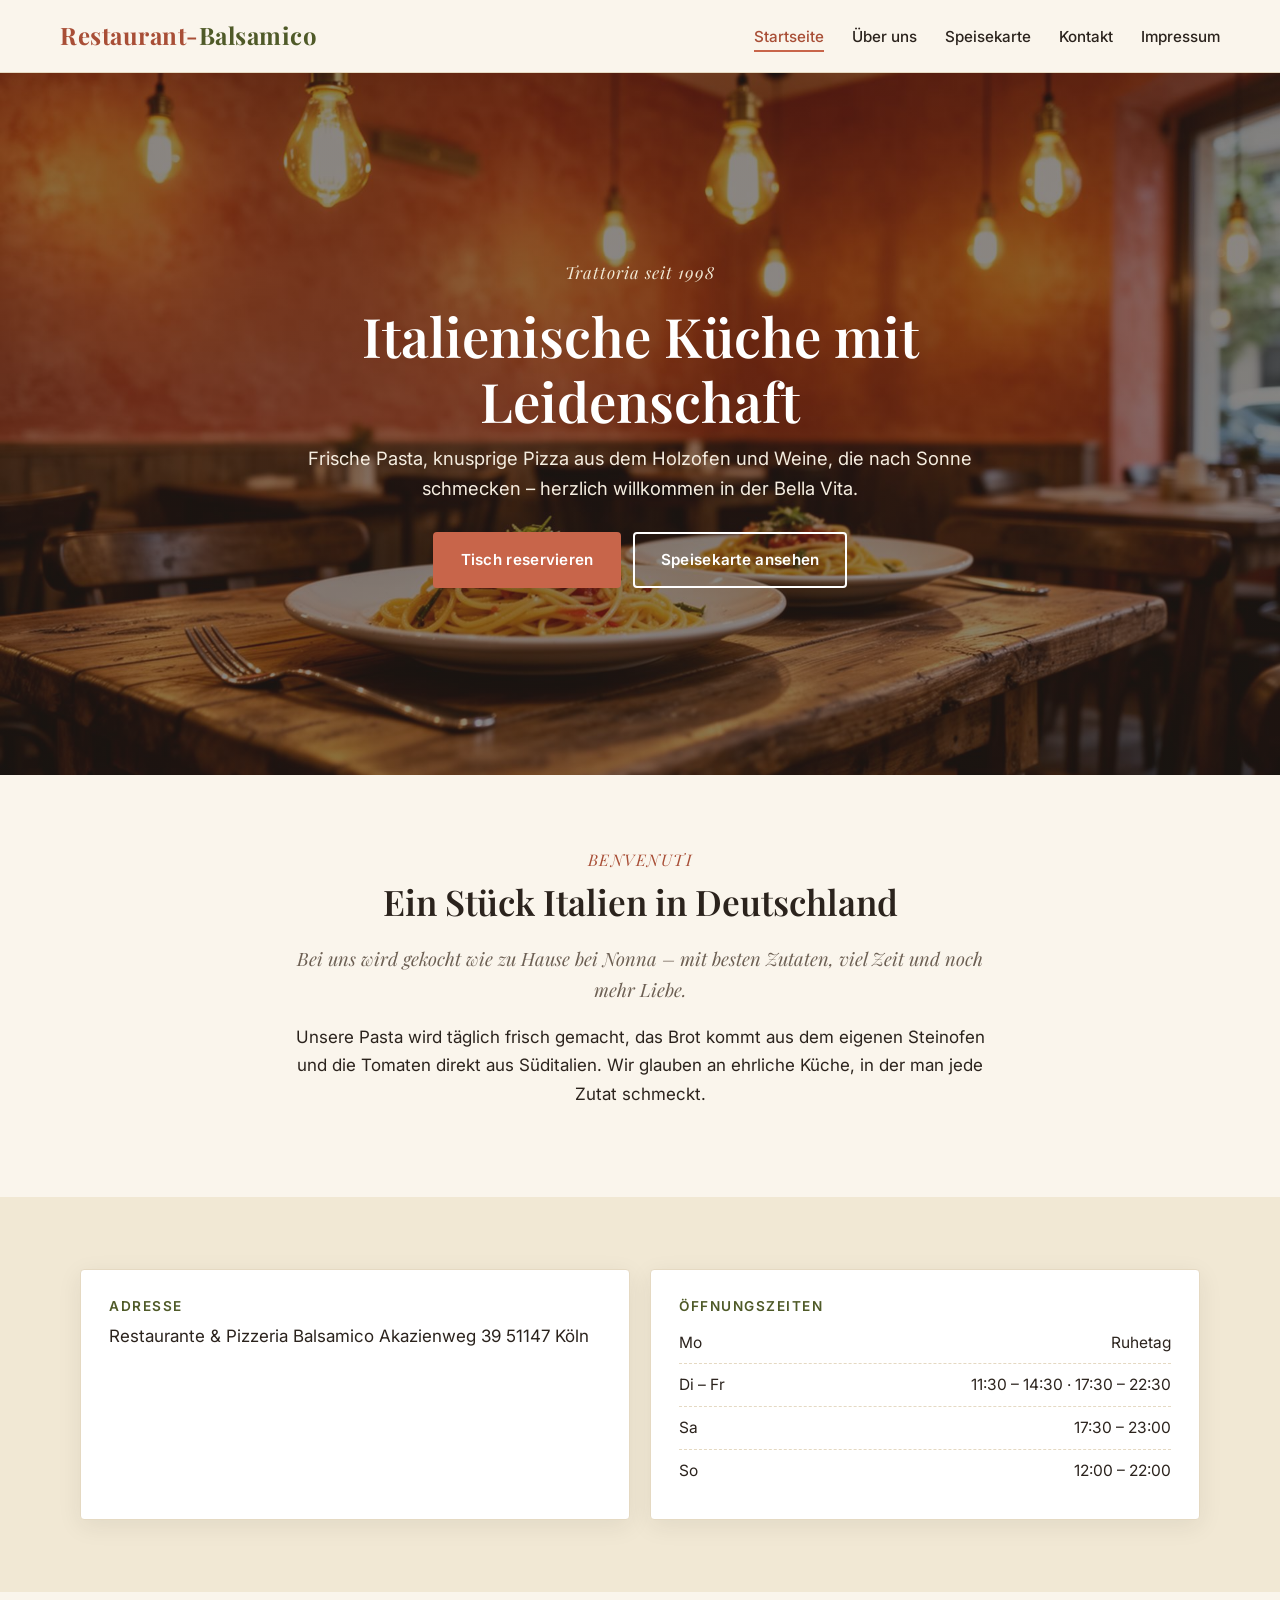
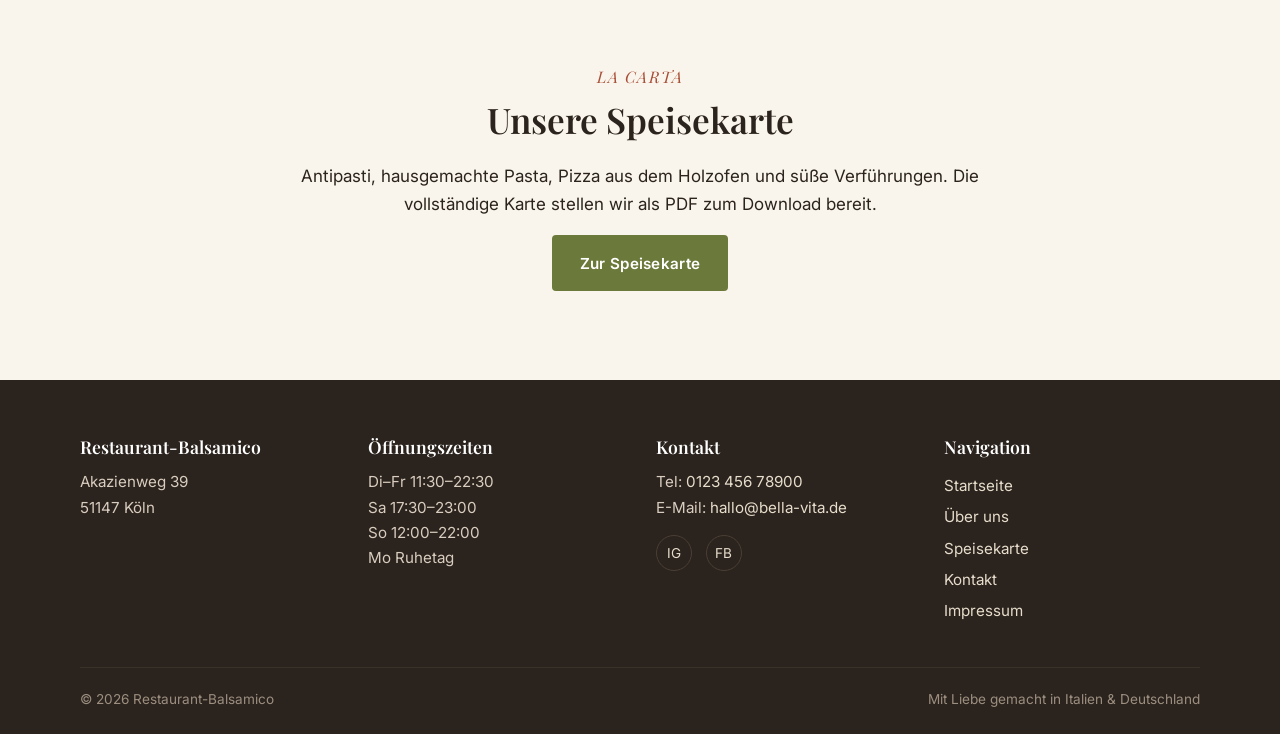
<file: public/site/index.html>
<!doctype html>
<html lang="de">
<head>
<meta charset="utf-8" />
<meta name="viewport" content="width=device-width, initial-scale=1" />
<title>Trattoria Bella Vita – Italienische Küche mit Leidenschaft</title>
<meta name="description" content="Authentische italienische Küche im Herzen der Stadt. Frische Pasta, Holzofen-Pizza und Weine aus Italien. Jetzt Tisch reservieren." />
<link rel="preconnect" href="https://fonts.googleapis.com" />
<link rel="preconnect" href="https://fonts.gstatic.com" crossorigin />
<link href="https://fonts.googleapis.com/css2?family=Inter:wght@400;500;600;700&family=Playfair+Display:ital,wght@0,500;0,600;0,700;1,500&display=swap" rel="stylesheet" />
<link rel="stylesheet" href="css/style.css" />
</head>
<body>

<header class="site-header">
  <div class="container nav">
    <a href="index.html" class="brand">Restaurant-<span>Balsamico</span></a>
    <button class="nav-toggle" aria-label="Menü">&#9776;</button>
    <ul class="nav-links">
      <li><a href="index.html">Startseite</a></li>
      <li><a href="ueber-uns.html">Über uns</a></li>
      <li><a href="speisekarte.html">Speisekarte</a></li>
      <li><a href="kontakt.html">Kontakt</a></li>
      <li><a href="impressum.html">Impressum</a></li>
    </ul>
  </div>
</header>

<main>
  <section class="hero">
    <div class="hero-inner">
      <p class="eyebrow">Trattoria seit 1998</p>
      <h1>Italienische Küche mit Leidenschaft</h1>
      <p>Frische Pasta, knusprige Pizza aus dem Holzofen und Weine, die nach Sonne schmecken – herzlich willkommen in der Bella Vita.</p>
      <div class="hero-cta">
        <a href="kontakt.html" class="btn btn-primary">Tisch reservieren</a>
        <a href="speisekarte.html" class="btn btn-outline">Speisekarte ansehen</a>
      </div>
    </div>
  </section>

  <section>
    <div class="container section-narrow prose">
      <span class="section-title-accent">Benvenuti</span>
      <h2>Ein Stück Italien in Deutschland</h2>
      <p class="lead">Bei uns wird gekocht wie zu Hause bei Nonna – mit besten Zutaten, viel Zeit und noch mehr Liebe.</p>
      <p>Unsere Pasta wird täglich frisch gemacht, das Brot kommt aus dem eigenen Steinofen und die Tomaten direkt aus Süditalien. Wir glauben an ehrliche Küche, in der man jede Zutat schmeckt.</p>
    </div>
  </section>

  <section class="bg-cream-dark">
    <div class="container">
      <div class="info-grid">
        <div class="card info-card">
          <h3>Adresse</h3>
          <p>
            Restaurante & Pizzeria Balsamico
Akazienweg 39
51147 Köln
          </p>
        </div>
        <div class="card info-card">
          <h3>Öffnungszeiten</h3>
          <ul class="hours-list">
            <li><span>Mo</span><span>Ruhetag</span></li>
            <li><span>Di – Fr</span><span>11:30 – 14:30 · 17:30 – 22:30</span></li>
            <li><span>Sa</span><span>17:30 – 23:00</span></li>
            <li><span>So</span><span>12:00 – 22:00</span></li>
          </ul>
        </div>
      </div>
    </div>
  </section>

  <section>
    <div class="container section-narrow">
      <span class="section-title-accent">La Carta</span>
      <h2>Unsere Speisekarte</h2>
      <p>Antipasti, hausgemachte Pasta, Pizza aus dem Holzofen und süße Verführungen. Die vollständige Karte stellen wir als PDF zum Download bereit.</p>
      <p><a href="speisekarte.html" class="btn btn-olive">Zur Speisekarte</a></p>
    </div>
  </section>
</main>

<footer class="site-footer">
  <div class="container">
    <div class="footer-grid">
      <div>
        <h4>Restaurant-Balsamico</h4>
        <p>Akazienweg 39<br />51147 Köln</p>
      </div>
      <div>
        <h4>Öffnungszeiten</h4>
        <p>Di–Fr 11:30–22:30<br />Sa 17:30–23:00<br />So 12:00–22:00<br />Mo Ruhetag</p>
      </div>
      <div>
        <h4>Kontakt</h4>
        <p>Tel: <a href="tel:+4912345678900">0123 456 78900</a><br />E-Mail: <a href="mailto:hallo@bella-vita.de">hallo@bella-vita.de</a></p>
        <div class="social-links" style="margin-top:.5rem">
          <a href="#" aria-label="Instagram">IG</a>
          <a href="#" aria-label="Facebook">FB</a>
        </div>
      </div>
      <div>
        <h4>Navigation</h4>
        <ul>
          <li><a href="index.html">Startseite</a></li>
          <li><a href="ueber-uns.html">Über uns</a></li>
          <li><a href="speisekarte.html">Speisekarte</a></li>
          <li><a href="kontakt.html">Kontakt</a></li>
          <li><a href="impressum.html">Impressum</a></li>
        </ul>
      </div>
    </div>
    <div class="footer-bottom">
      <span>© <span id="year">2026</span> Restaurant-Balsamico</span>
      <span>Mit Liebe gemacht in Italien &amp; Deutschland</span>
    </div>
  </div>
</footer>

<script src="js/main.js"></script>
<script>document.getElementById('year').textContent = new Date().getFullYear();</script>
</body>
</html>
</file>
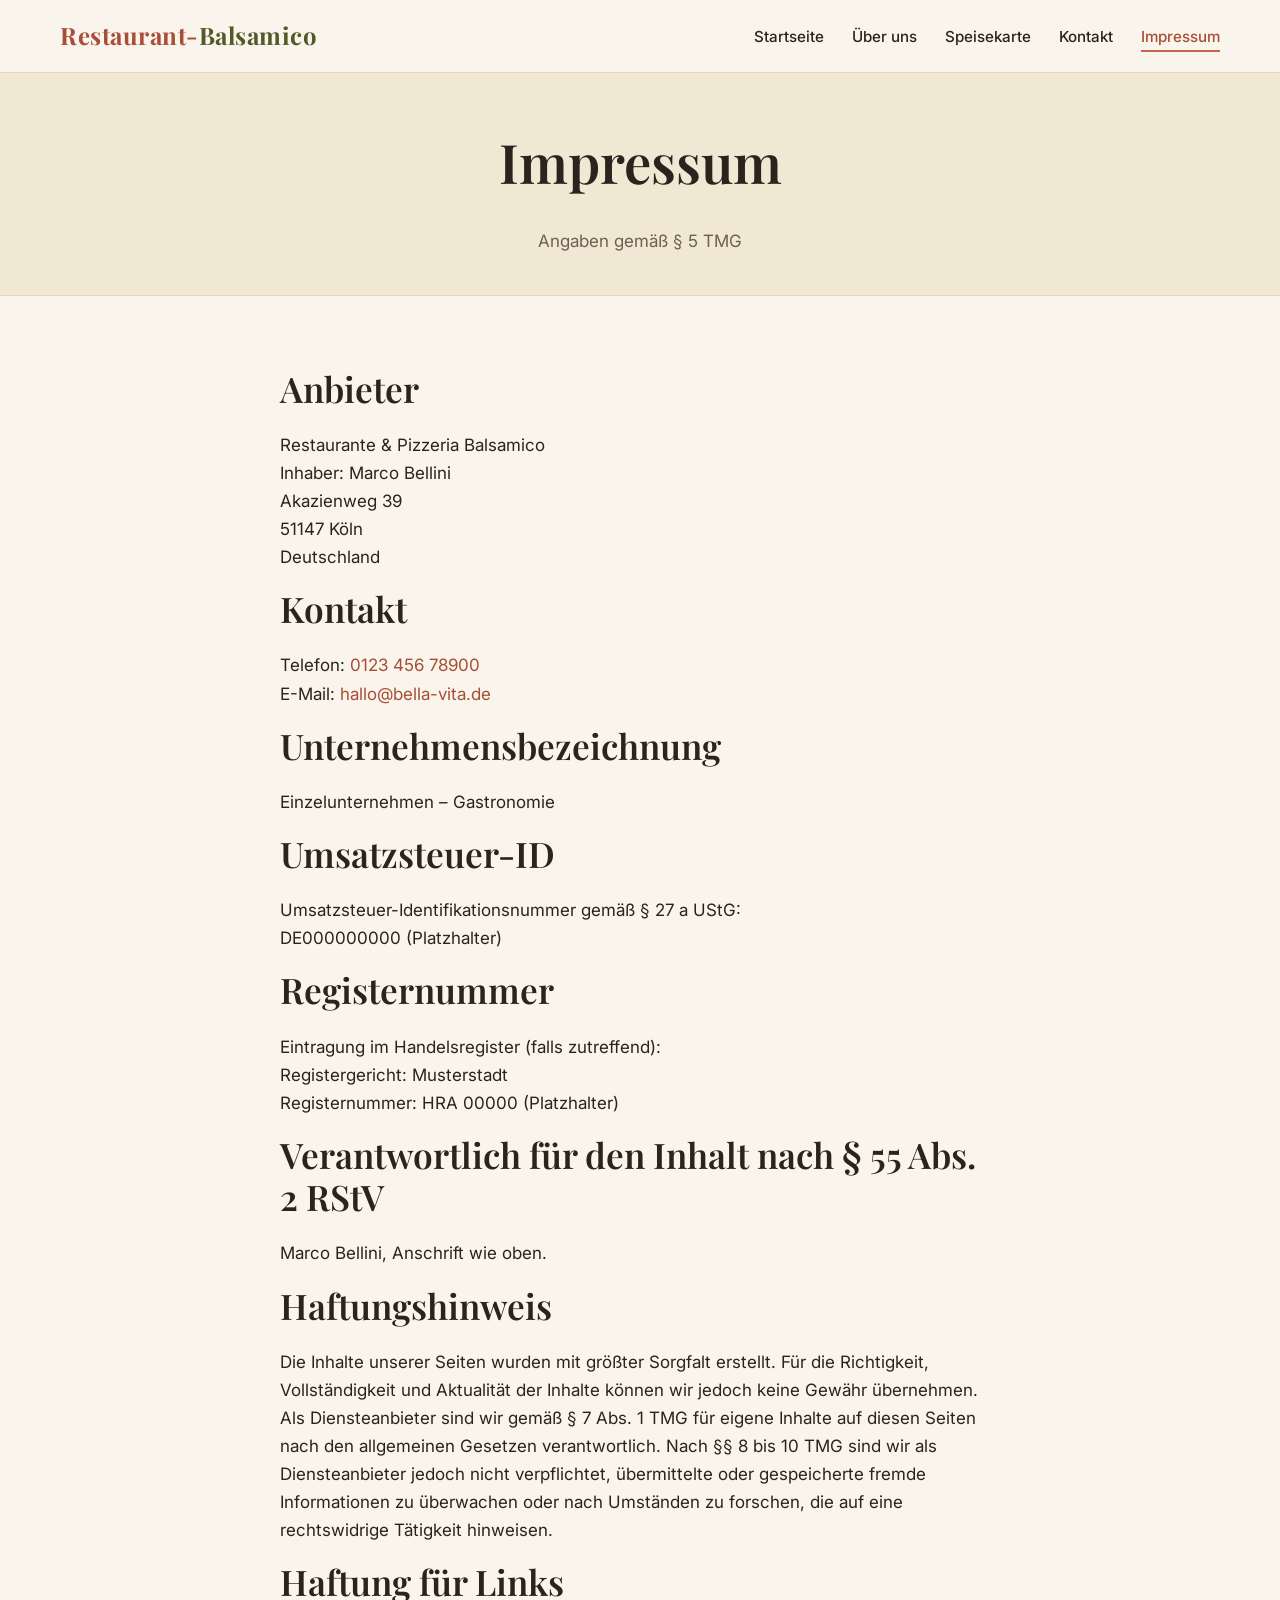
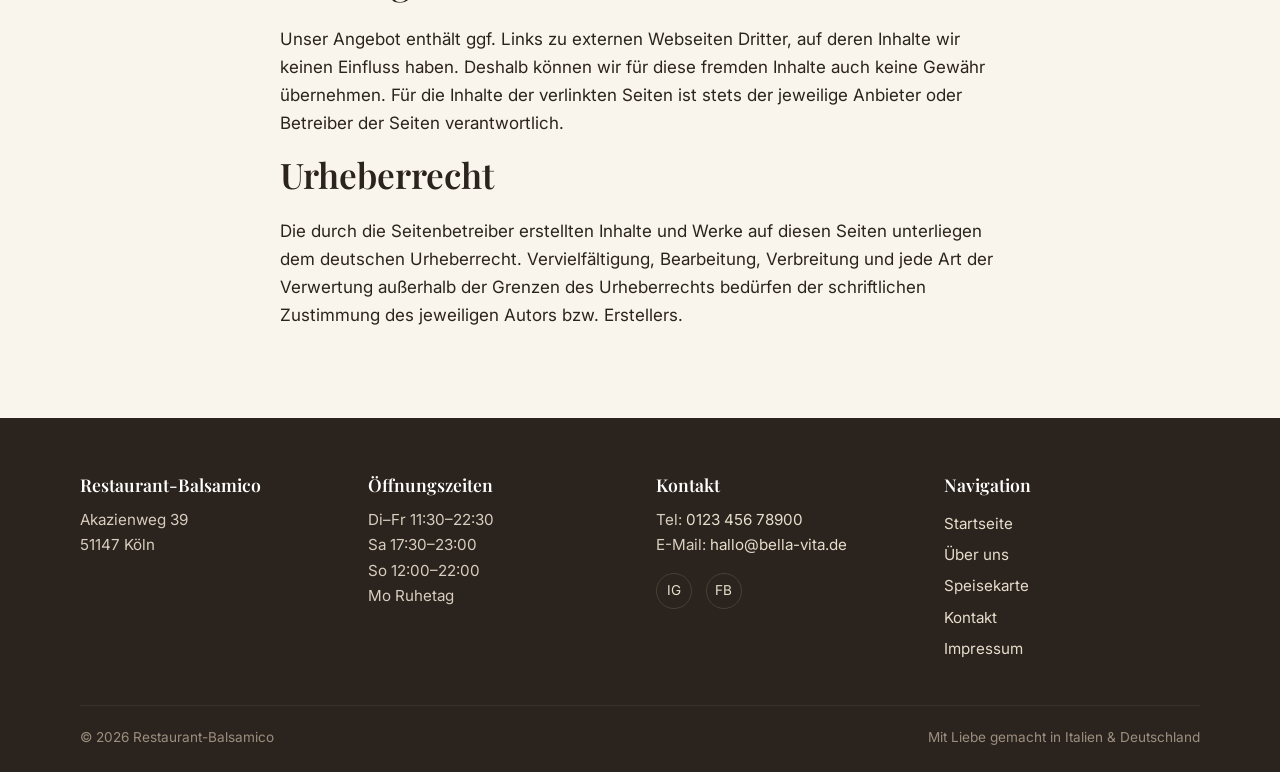
<file: public/site/impressum.html>
<!doctype html>
<html lang="de">
<head>
<meta charset="utf-8" />
<meta name="viewport" content="width=device-width, initial-scale=1" />
<title>Impressum – Restaurant-Balsamico</title>
<meta name="description" content="Impressum des Restaurant-Balsamico gemäß § 5 TMG." />
<link rel="preconnect" href="https://fonts.googleapis.com" />
<link rel="preconnect" href="https://fonts.gstatic.com" crossorigin />
<link href="https://fonts.googleapis.com/css2?family=Inter:wght@400;500;600;700&family=Playfair+Display:ital,wght@0,500;0,600;0,700;1,500&display=swap" rel="stylesheet" />
<link rel="stylesheet" href="css/style.css" />
</head>
<body>

<header class="site-header">
  <div class="container nav">
    <a href="index.html" class="brand">Restaurant-<span>Balsamico</span></a>
    <button class="nav-toggle" aria-label="Menü">&#9776;</button>
    <ul class="nav-links">
      <li><a href="index.html">Startseite</a></li>
      <li><a href="ueber-uns.html">Über uns</a></li>
      <li><a href="speisekarte.html">Speisekarte</a></li>
      <li><a href="kontakt.html">Kontakt</a></li>
      <li><a href="impressum.html">Impressum</a></li>
    </ul>
  </div>
</header>

<main>
  <section class="page-hero">
    <div class="container">
      <h1>Impressum</h1>
      <p>Angaben gemäß § 5 TMG</p>
    </div>
  </section>

  <section>
    <div class="container" style="max-width:760px;">
      <div class="prose">
        <h2>Anbieter</h2>
        <p>
          Restaurante & Pizzeria Balsamico<br />
          Inhaber: Marco Bellini<br />
          Akazienweg 39<br />
          51147 Köln<br />
          Deutschland
        </p>

        <h2>Kontakt</h2>
        <p>
          Telefon: <a href="tel:+4912345678900">0123 456 78900</a><br />
          E-Mail: <a href="mailto:hallo@bella-vita.de">hallo@bella-vita.de</a>
        </p>

        <h2>Unternehmensbezeichnung</h2>
        <p>Einzelunternehmen – Gastronomie</p>

        <h2>Umsatzsteuer-ID</h2>
        <p>Umsatzsteuer-Identifikationsnummer gemäß § 27 a UStG:<br />
          DE000000000 (Platzhalter)
        </p>

        <h2>Registernummer</h2>
        <p>Eintragung im Handelsregister (falls zutreffend):<br />
          Registergericht: Musterstadt<br />
          Registernummer: HRA&nbsp;00000 (Platzhalter)
        </p>

        <h2>Verantwortlich für den Inhalt nach § 55 Abs. 2 RStV</h2>
        <p>Marco Bellini, Anschrift wie oben.</p>

        <h2>Haftungshinweis</h2>
        <p>Die Inhalte unserer Seiten wurden mit größter Sorgfalt erstellt. Für die Richtigkeit, Vollständigkeit und Aktualität der Inhalte können wir jedoch keine Gewähr übernehmen. Als Diensteanbieter sind wir gemäß § 7 Abs. 1 TMG für eigene Inhalte auf diesen Seiten nach den allgemeinen Gesetzen verantwortlich. Nach §§ 8 bis 10 TMG sind wir als Diensteanbieter jedoch nicht verpflichtet, übermittelte oder gespeicherte fremde Informationen zu überwachen oder nach Umständen zu forschen, die auf eine rechtswidrige Tätigkeit hinweisen.</p>

        <h2>Haftung für Links</h2>
        <p>Unser Angebot enthält ggf. Links zu externen Webseiten Dritter, auf deren Inhalte wir keinen Einfluss haben. Deshalb können wir für diese fremden Inhalte auch keine Gewähr übernehmen. Für die Inhalte der verlinkten Seiten ist stets der jeweilige Anbieter oder Betreiber der Seiten verantwortlich.</p>

        <h2>Urheberrecht</h2>
        <p>Die durch die Seitenbetreiber erstellten Inhalte und Werke auf diesen Seiten unterliegen dem deutschen Urheberrecht. Vervielfältigung, Bearbeitung, Verbreitung und jede Art der Verwertung außerhalb der Grenzen des Urheberrechts bedürfen der schriftlichen Zustimmung des jeweiligen Autors bzw. Erstellers.</p>
      </div>
    </div>
  </section>
</main>

<footer class="site-footer">
  <div class="container">
    <div class="footer-grid">
      <div><h4>Restaurant-Balsamico</h4><p>Akazienweg 39<br />51147 Köln</p></div>
      <div><h4>Öffnungszeiten</h4><p>Di–Fr 11:30–22:30<br />Sa 17:30–23:00<br />So 12:00–22:00<br />Mo Ruhetag</p></div>
      <div>
        <h4>Kontakt</h4>
        <p>Tel: <a href="tel:+4912345678900">0123 456 78900</a><br />E-Mail: <a href="mailto:hallo@bella-vita.de">hallo@bella-vita.de</a></p>
        <div class="social-links" style="margin-top:.5rem"><a href="#" aria-label="Instagram">IG</a><a href="#" aria-label="Facebook">FB</a></div>
      </div>
      <div>
        <h4>Navigation</h4>
        <ul>
          <li><a href="index.html">Startseite</a></li>
          <li><a href="ueber-uns.html">Über uns</a></li>
          <li><a href="speisekarte.html">Speisekarte</a></li>
          <li><a href="kontakt.html">Kontakt</a></li>
          <li><a href="impressum.html">Impressum</a></li>
        </ul>
      </div>
    </div>
    <div class="footer-bottom">
      <span>© <span id="year">2026</span> Restaurant-Balsamico</span>
      <span>Mit Liebe gemacht in Italien &amp; Deutschland</span>
    </div>
  </div>
</footer>

<script src="js/main.js"></script>
<script>document.getElementById('year').textContent = new Date().getFullYear();</script>
</body>
</html>
</file>
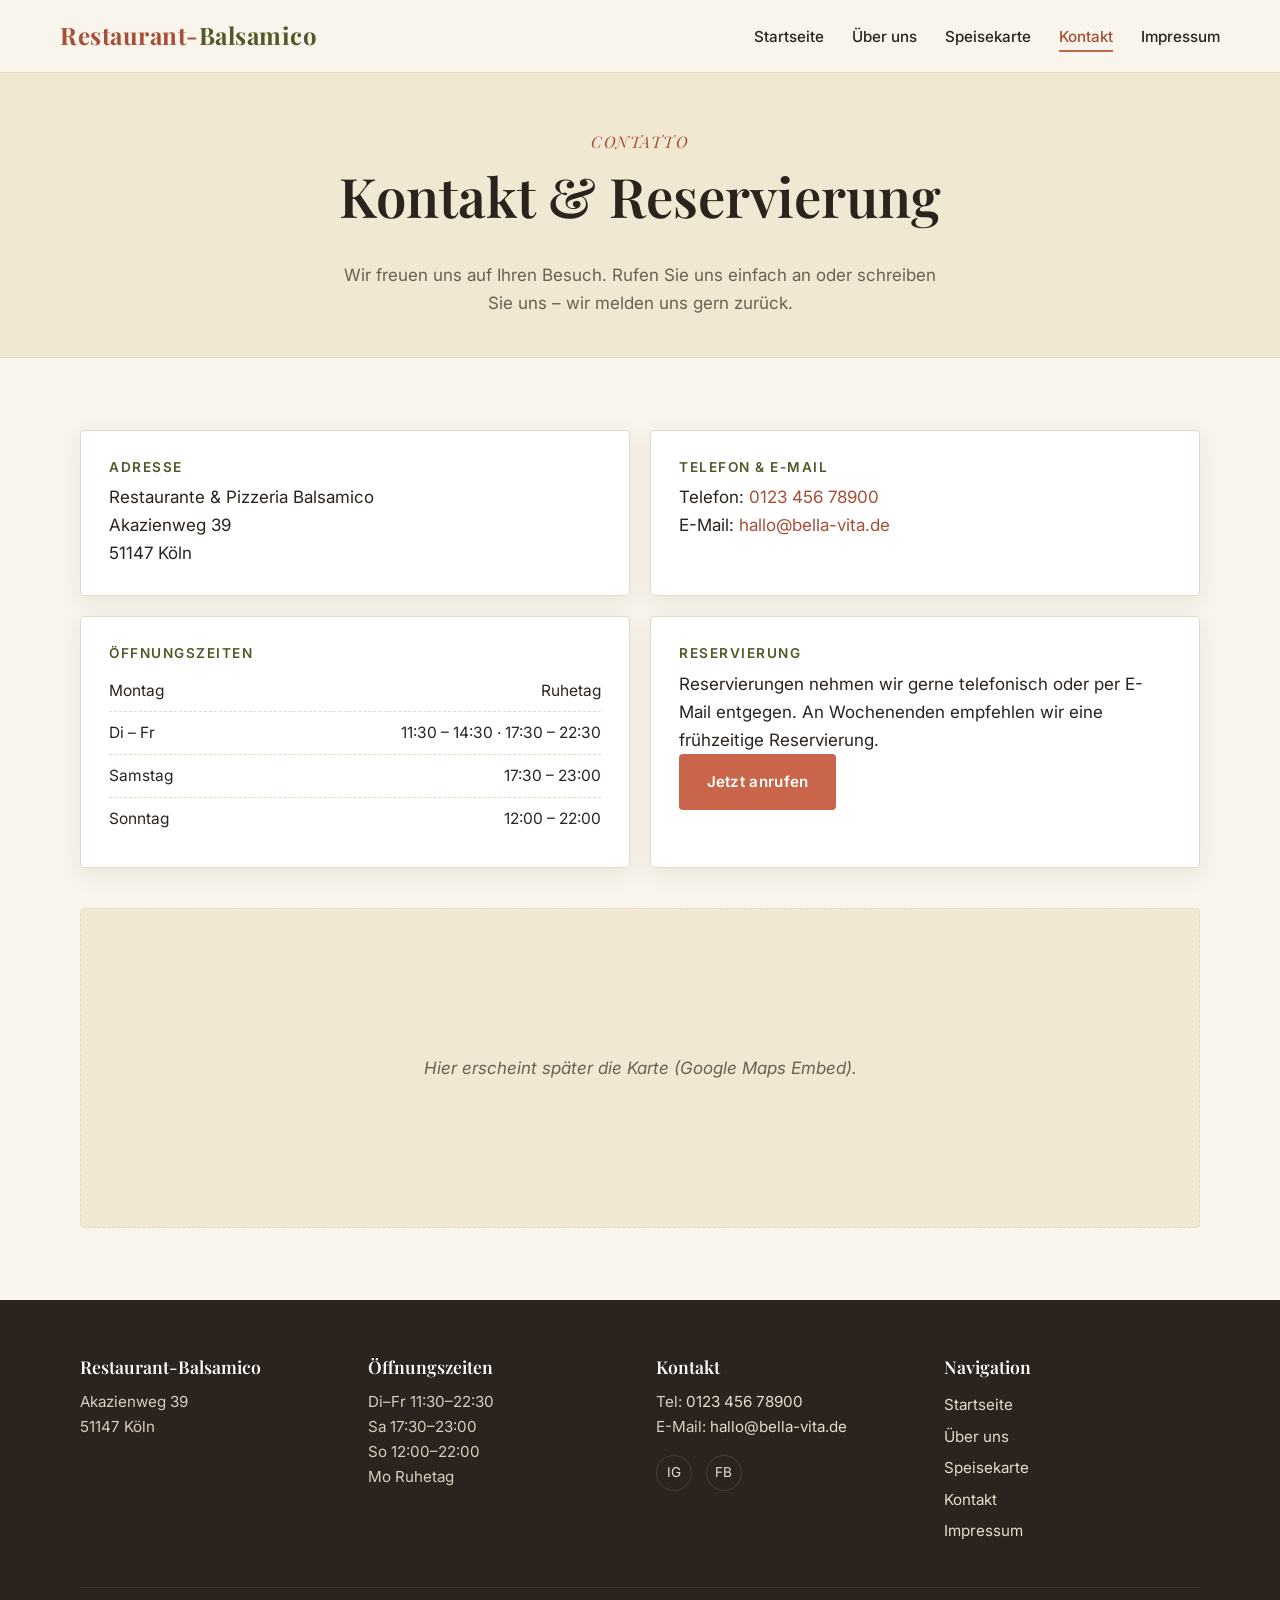
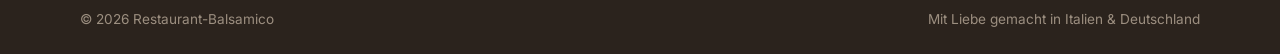
<file: public/site/kontakt.html>
<!doctype html>
<html lang="de">
<head>
<meta charset="utf-8" />
<meta name="viewport" content="width=device-width, initial-scale=1" />
<title>Kontakt – Restaurant-Balsamico</title>
<meta name="description" content="Reservierungen, Adresse, Öffnungszeiten und Anfahrt zum Restaurant-Balsamico in Köln." />
<link rel="preconnect" href="https://fonts.googleapis.com" />
<link rel="preconnect" href="https://fonts.gstatic.com" crossorigin />
<link href="https://fonts.googleapis.com/css2?family=Inter:wght@400;500;600;700&family=Playfair+Display:ital,wght@0,500;0,600;0,700;1,500&display=swap" rel="stylesheet" />
<link rel="stylesheet" href="css/style.css" />
</head>
<body>

<header class="site-header">
  <div class="container nav">
    <a href="index.html" class="brand">Restaurant-<span>Balsamico</span></a>
    <button class="nav-toggle" aria-label="Menü">&#9776;</button>
    <ul class="nav-links">
      <li><a href="index.html">Startseite</a></li>
      <li><a href="ueber-uns.html">Über uns</a></li>
      <li><a href="speisekarte.html">Speisekarte</a></li>
      <li><a href="kontakt.html">Kontakt</a></li>
      <li><a href="impressum.html">Impressum</a></li>
    </ul>
  </div>
</header>

<main>
  <section class="page-hero">
    <div class="container">
      <span class="section-title-accent">Contatto</span>
      <h1>Kontakt &amp; Reservierung</h1>
      <p>Wir freuen uns auf Ihren Besuch. Rufen Sie uns einfach an oder schreiben Sie uns – wir melden uns gern zurück.</p>
    </div>
  </section>

  <section>
    <div class="container">
      <div class="info-grid">
        <div class="card info-card">
          <h3>Adresse</h3>
          <p>Restaurante & Pizzeria Balsamico<br />Akazienweg 39<br />51147 Köln</p>
        </div>
        <div class="card info-card">
          <h3>Telefon &amp; E-Mail</h3>
          <p>
            Telefon: <a href="tel:+4912345678900">0123 456 78900</a><br />
            E-Mail: <a href="mailto:hallo@bella-vita.de">hallo@bella-vita.de</a>
          </p>
        </div>
        <div class="card info-card">
          <h3>Öffnungszeiten</h3>
          <ul class="hours-list">
            <li><span>Montag</span><span>Ruhetag</span></li>
            <li><span>Di – Fr</span><span>11:30 – 14:30 · 17:30 – 22:30</span></li>
            <li><span>Samstag</span><span>17:30 – 23:00</span></li>
            <li><span>Sonntag</span><span>12:00 – 22:00</span></li>
          </ul>
        </div>
        <div class="card info-card">
          <h3>Reservierung</h3>
          <p>Reservierungen nehmen wir gerne telefonisch oder per E-Mail entgegen. An Wochenenden empfehlen wir eine frühzeitige Reservierung.</p>
          <p><a href="tel:+4912345678900" class="btn btn-primary">Jetzt anrufen</a></p>
        </div>
      </div>

      <div style="margin-top:2.5rem;">
        <div class="map-placeholder">
          <!-- Google Maps Embed hier einfügen, z.B.:
          <iframe src="https://www.google.com/maps/embed?pb=..." width="100%" height="320" style="border:0;" allowfullscreen loading="lazy"></iframe>
          -->
          Hier erscheint später die Karte (Google&nbsp;Maps Embed).
        </div>
      </div>
    </div>
  </section>
</main>

<footer class="site-footer">
  <div class="container">
    <div class="footer-grid">
      <div><h4>Restaurant-Balsamico</h4><p>Akazienweg 39<br />51147 Köln</p></div>
      <div><h4>Öffnungszeiten</h4><p>Di–Fr 11:30–22:30<br />Sa 17:30–23:00<br />So 12:00–22:00<br />Mo Ruhetag</p></div>
      <div>
        <h4>Kontakt</h4>
        <p>Tel: <a href="tel:+4912345678900">0123 456 78900</a><br />E-Mail: <a href="mailto:hallo@bella-vita.de">hallo@bella-vita.de</a></p>
        <div class="social-links" style="margin-top:.5rem"><a href="#" aria-label="Instagram">IG</a><a href="#" aria-label="Facebook">FB</a></div>
      </div>
      <div>
        <h4>Navigation</h4>
        <ul>
          <li><a href="index.html">Startseite</a></li>
          <li><a href="ueber-uns.html">Über uns</a></li>
          <li><a href="speisekarte.html">Speisekarte</a></li>
          <li><a href="kontakt.html">Kontakt</a></li>
          <li><a href="impressum.html">Impressum</a></li>
        </ul>
      </div>
    </div>
    <div class="footer-bottom">
      <span>© <span id="year">2026</span> Restaurant-Balsamico</span>
      <span>Mit Liebe gemacht in Italien &amp; Deutschland</span>
    </div>
  </div>
</footer>

<script src="js/main.js"></script>
<script>document.getElementById('year').textContent = new Date().getFullYear();</script>
</body>
</html>
</file>
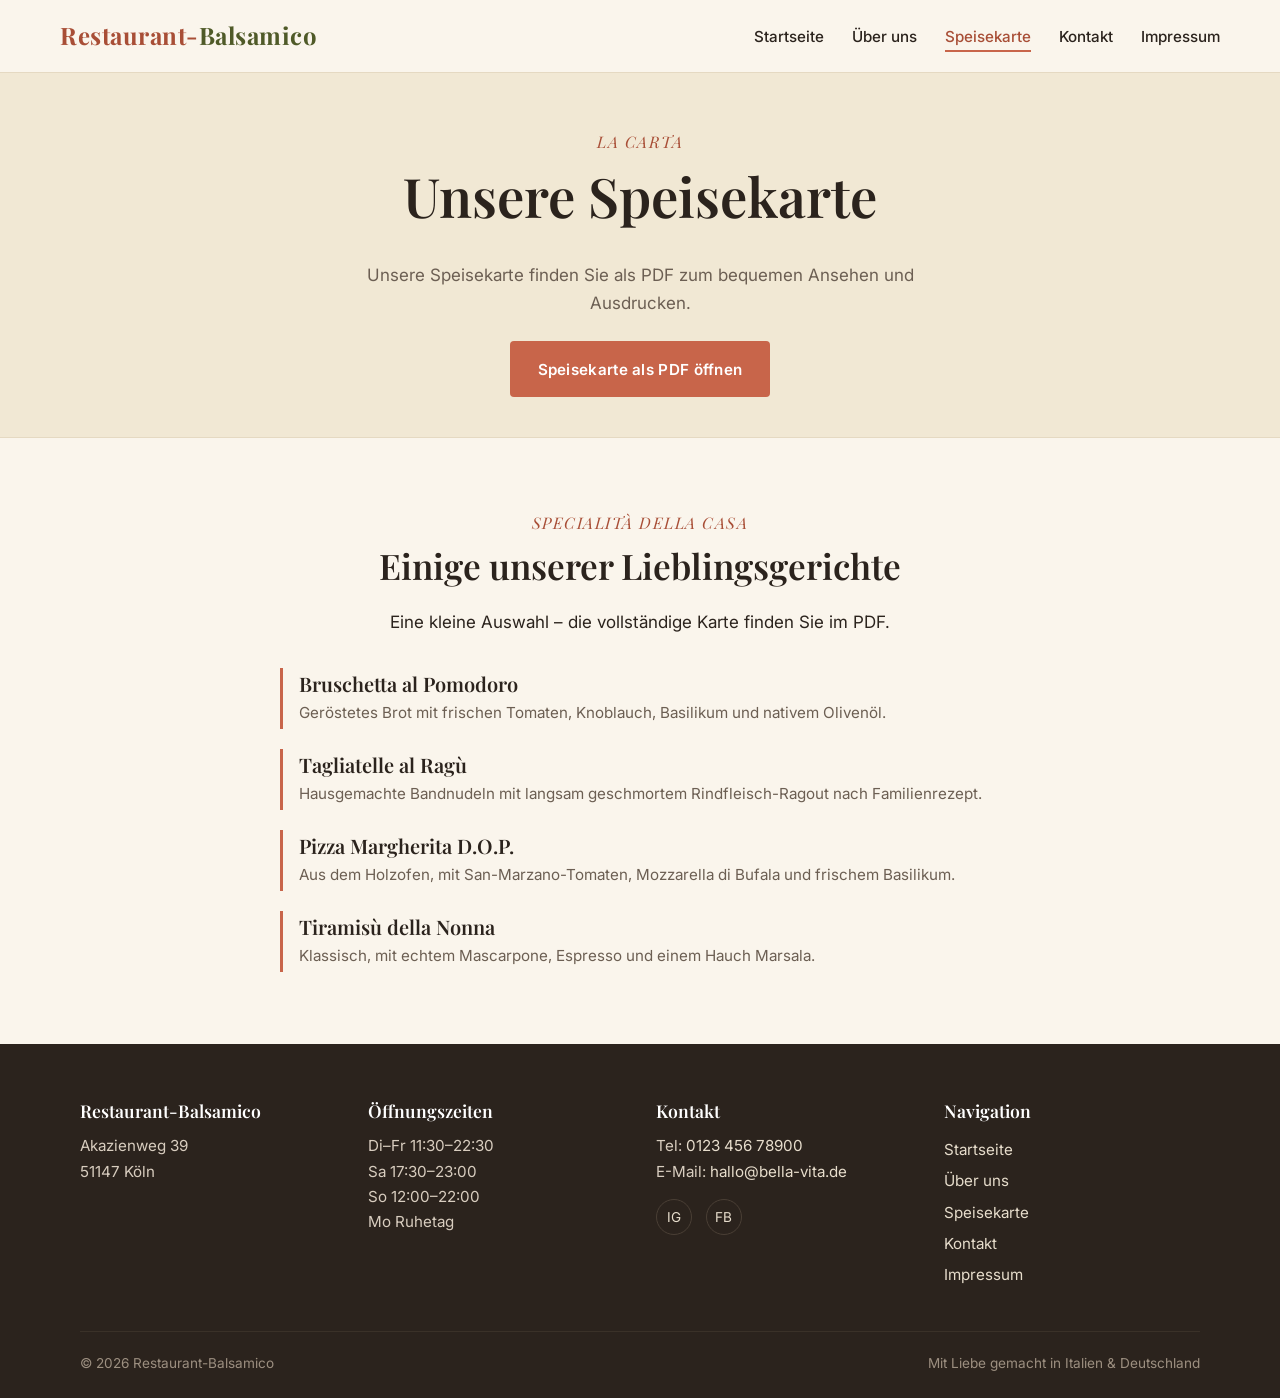
<file: public/site/speisekarte.html>
<!doctype html>
<html lang="de">
<head>
<meta charset="utf-8" />
<meta name="viewport" content="width=device-width, initial-scale=1" />
<title>Speisekarte – Restaurant-Balsamico</title>
<meta name="description" content="Unsere aktuelle Speisekarte als PDF: Antipasti, Pasta, Pizza aus dem Holzofen und Desserts." />
<link rel="preconnect" href="https://fonts.googleapis.com" />
<link rel="preconnect" href="https://fonts.gstatic.com" crossorigin />
<link href="https://fonts.googleapis.com/css2?family=Inter:wght@400;500;600;700&family=Playfair+Display:ital,wght@0,500;0,600;0,700;1,500&display=swap" rel="stylesheet" />
<link rel="stylesheet" href="css/style.css" />
</head>
<body>

<header class="site-header">
  <div class="container nav">
    <a href="index.html" class="brand">Restaurant-<span>Balsamico</span></a>
    <button class="nav-toggle" aria-label="Menü">&#9776;</button>
    <ul class="nav-links">
      <li><a href="index.html">Startseite</a></li>
      <li><a href="ueber-uns.html">Über uns</a></li>
      <li><a href="speisekarte.html">Speisekarte</a></li>
      <li><a href="kontakt.html">Kontakt</a></li>
      <li><a href="impressum.html">Impressum</a></li>
    </ul>
  </div>
</header>

<main>
  <section class="page-hero">
    <div class="container">
      <span class="section-title-accent">La Carta</span>
      <h1>Unsere Speisekarte</h1>
      <p>Unsere Speisekarte finden Sie als PDF zum bequemen Ansehen und Ausdrucken.</p>
      <p style="margin-top:1.5rem;">
        <a href="pdf/menue.pdf" class="btn btn-primary" target="_blank" rel="noopener">Speisekarte als PDF öffnen</a>
      </p>
    </div>
  </section>

  <section>
    <div class="container section-narrow">
      <span class="section-title-accent">Specialità della casa</span>
      <h2>Einige unserer Lieblingsgerichte</h2>
      <p>Eine kleine Auswahl – die vollständige Karte finden Sie im PDF.</p>

      <ul class="dish-list">
        <li>
          <h3>Bruschetta al Pomodoro</h3>
          <p>Geröstetes Brot mit frischen Tomaten, Knoblauch, Basilikum und nativem Olivenöl.</p>
        </li>
        <li>
          <h3>Tagliatelle al Ragù</h3>
          <p>Hausgemachte Bandnudeln mit langsam geschmortem Rindfleisch-Ragout nach Familienrezept.</p>
        </li>
        <li>
          <h3>Pizza Margherita D.O.P.</h3>
          <p>Aus dem Holzofen, mit San-Marzano-Tomaten, Mozzarella di Bufala und frischem Basilikum.</p>
        </li>
        <li>
          <h3>Tiramisù della Nonna</h3>
          <p>Klassisch, mit echtem Mascarpone, Espresso und einem Hauch Marsala.</p>
        </li>
      </ul>
    </div>
  </section>
</main>

<footer class="site-footer">
  <div class="container">
    <div class="footer-grid">
      <div><h4>Restaurant-Balsamico</h4><p>Akazienweg 39<br />51147 Köln</p></div>
      <div><h4>Öffnungszeiten</h4><p>Di–Fr 11:30–22:30<br />Sa 17:30–23:00<br />So 12:00–22:00<br />Mo Ruhetag</p></div>
      <div>
        <h4>Kontakt</h4>
        <p>Tel: <a href="tel:+4912345678900">0123 456 78900</a><br />E-Mail: <a href="mailto:hallo@bella-vita.de">hallo@bella-vita.de</a></p>
        <div class="social-links" style="margin-top:.5rem"><a href="#" aria-label="Instagram">IG</a><a href="#" aria-label="Facebook">FB</a></div>
      </div>
      <div>
        <h4>Navigation</h4>
        <ul>
          <li><a href="index.html">Startseite</a></li>
          <li><a href="ueber-uns.html">Über uns</a></li>
          <li><a href="speisekarte.html">Speisekarte</a></li>
          <li><a href="kontakt.html">Kontakt</a></li>
          <li><a href="impressum.html">Impressum</a></li>
        </ul>
      </div>
    </div>
    <div class="footer-bottom">
      <span>© <span id="year">2026</span> Restaurant-Balsamico</span>
      <span>Mit Liebe gemacht in Italien &amp; Deutschland</span>
    </div>
  </div>
</footer>

<script src="js/main.js"></script>
<script>document.getElementById('year').textContent = new Date().getFullYear();</script>
</body>
</html>
</file>
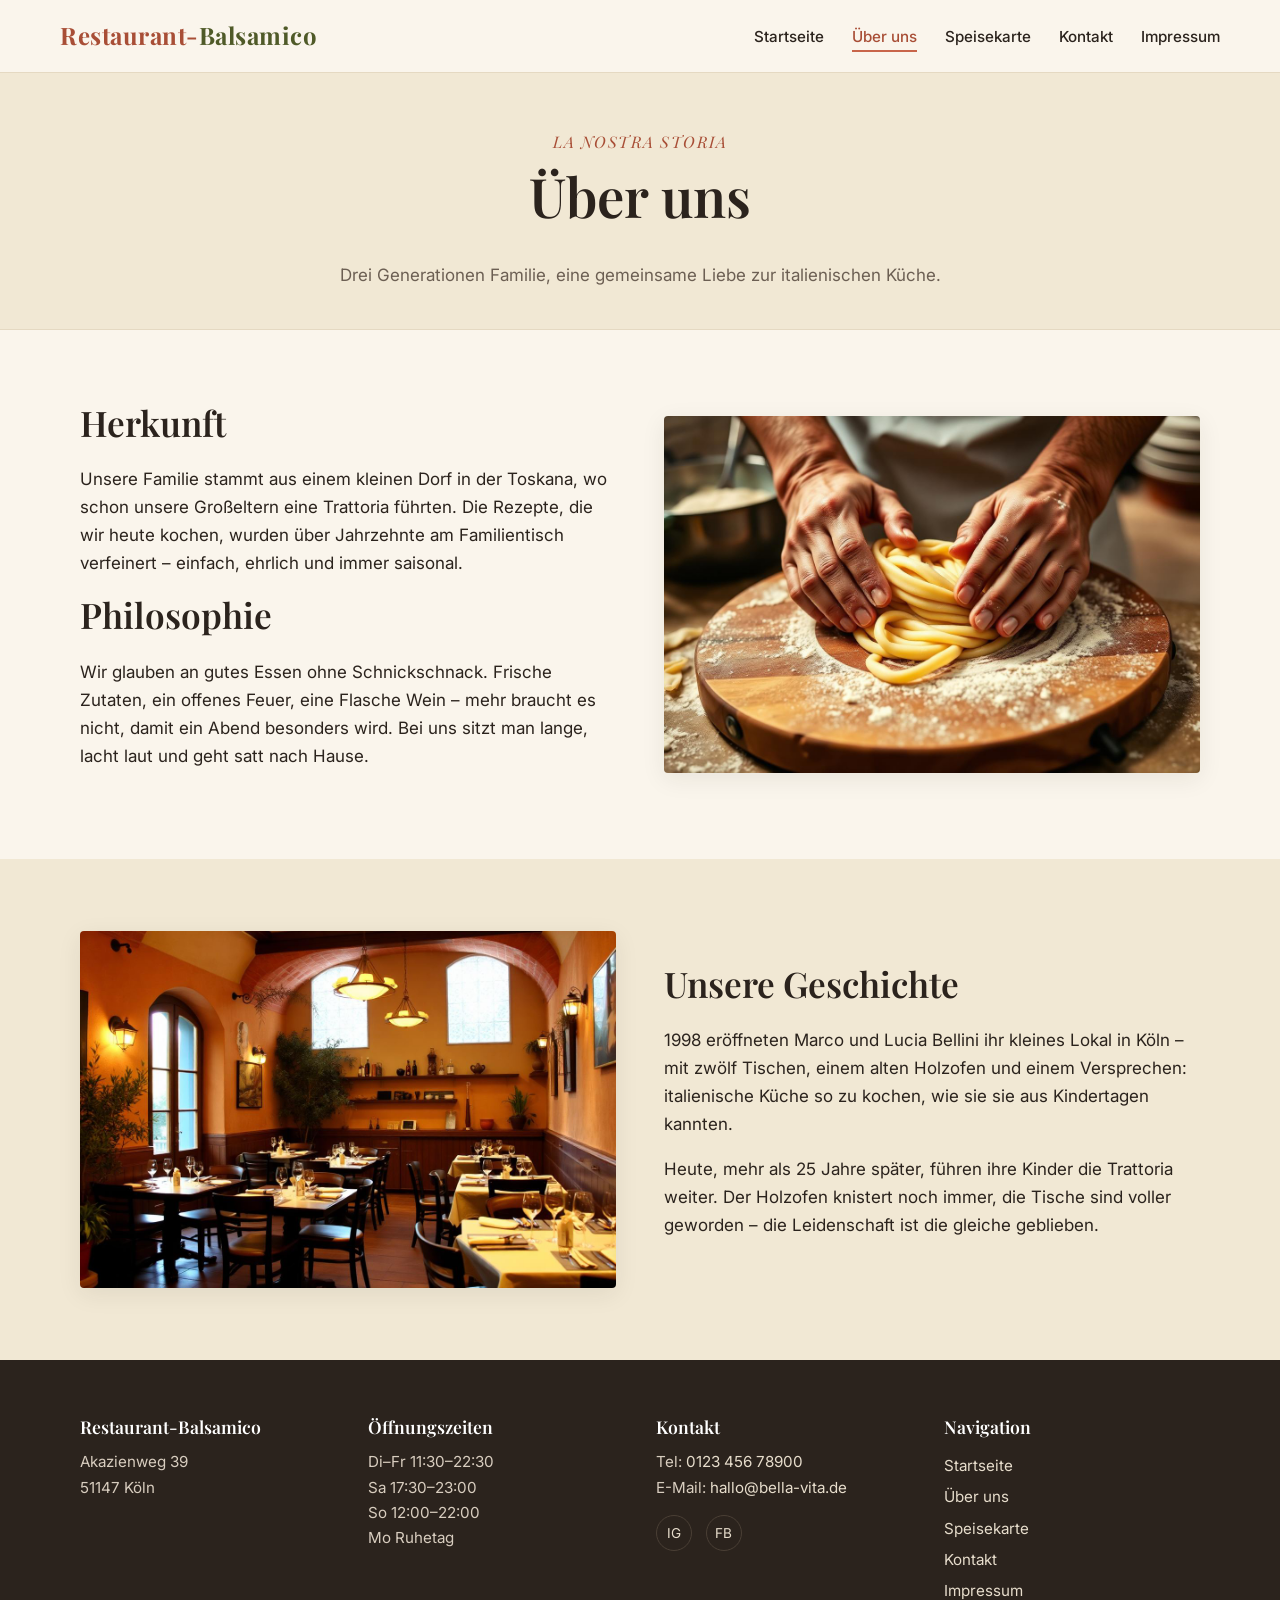
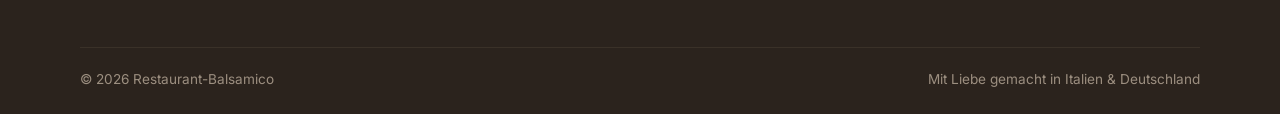
<file: public/site/ueber-uns.html>
<!doctype html>
<html lang="de">
<head>
<meta charset="utf-8" />
<meta name="viewport" content="width=device-width, initial-scale=1" />
<title>Über uns – Restaurant-Balsamico</title>
<meta name="description" content="Die Geschichte und Philosophie des Restaurant-Balsamico – italienische Küche mit Herkunft und Handwerk." />
<link rel="preconnect" href="https://fonts.googleapis.com" />
<link rel="preconnect" href="https://fonts.gstatic.com" crossorigin />
<link href="https://fonts.googleapis.com/css2?family=Inter:wght@400;500;600;700&family=Playfair+Display:ital,wght@0,500;0,600;0,700;1,500&display=swap" rel="stylesheet" />
<link rel="stylesheet" href="css/style.css" />
</head>
<body>

<header class="site-header">
  <div class="container nav">
    <a href="index.html" class="brand">Restaurant-<span>Balsamico</span></a>
    <button class="nav-toggle" aria-label="Menü">&#9776;</button>
    <ul class="nav-links">
      <li><a href="index.html">Startseite</a></li>
      <li><a href="ueber-uns.html">Über uns</a></li>
      <li><a href="speisekarte.html">Speisekarte</a></li>
      <li><a href="kontakt.html">Kontakt</a></li>
      <li><a href="impressum.html">Impressum</a></li>
    </ul>
  </div>
</header>

<main>
  <section class="page-hero">
    <div class="container">
      <span class="section-title-accent">La nostra storia</span>
      <h1>Über uns</h1>
      <p>Drei Generationen Familie, eine gemeinsame Liebe zur italienischen Küche.</p>
    </div>
  </section>

  <section>
    <div class="container grid-2">
      <div class="prose">
        <h2>Herkunft</h2>
        <p>Unsere Familie stammt aus einem kleinen Dorf in der Toskana, wo schon unsere Großeltern eine Trattoria führten. Die Rezepte, die wir heute kochen, wurden über Jahrzehnte am Familientisch verfeinert – einfach, ehrlich und immer saisonal.</p>
        <h2>Philosophie</h2>
        <p>Wir glauben an gutes Essen ohne Schnickschnack. Frische Zutaten, ein offenes Feuer, eine Flasche Wein – mehr braucht es nicht, damit ein Abend besonders wird. Bei uns sitzt man lange, lacht laut und geht satt nach Hause.</p>
      </div>
      <div>
        <img src="images/kueche.jpg" alt="Frische Pasta wird in unserer Küche von Hand zubereitet" width="1200" height="800" loading="lazy" style="border-radius:var(--radius);box-shadow:var(--shadow);" />
      </div>
    </div>
  </section>

  <section class="bg-cream-dark">
    <div class="container grid-2">
      <div>
        <img src="images/innenraum.jpg" alt="Gemütlicher Gastraum des Restaurant-Balsamico" width="1200" height="800" loading="lazy" style="border-radius:var(--radius);box-shadow:var(--shadow);" />
      </div>
      <div class="prose">
        <h2>Unsere Geschichte</h2>
        <p>1998 eröffneten Marco und Lucia Bellini ihr kleines Lokal in Köln – mit zwölf Tischen, einem alten Holzofen und einem Versprechen: italienische Küche so zu kochen, wie sie sie aus Kindertagen kannten.</p>
        <p>Heute, mehr als 25 Jahre später, führen ihre Kinder die Trattoria weiter. Der Holzofen knistert noch immer, die Tische sind voller geworden – die Leidenschaft ist die gleiche geblieben.</p>
      </div>
    </div>
  </section>
</main>

<footer class="site-footer">
  <div class="container">
    <div class="footer-grid">
      <div><h4>Restaurant-Balsamico</h4><p>Akazienweg 39<br />51147 Köln</p></div>
      <div><h4>Öffnungszeiten</h4><p>Di–Fr 11:30–22:30<br />Sa 17:30–23:00<br />So 12:00–22:00<br />Mo Ruhetag</p></div>
      <div>
        <h4>Kontakt</h4>
        <p>Tel: <a href="tel:+4912345678900">0123 456 78900</a><br />E-Mail: <a href="mailto:hallo@bella-vita.de">hallo@bella-vita.de</a></p>
        <div class="social-links" style="margin-top:.5rem"><a href="#" aria-label="Instagram">IG</a><a href="#" aria-label="Facebook">FB</a></div>
      </div>
      <div>
        <h4>Navigation</h4>
        <ul>
          <li><a href="index.html">Startseite</a></li>
          <li><a href="ueber-uns.html">Über uns</a></li>
          <li><a href="speisekarte.html">Speisekarte</a></li>
          <li><a href="kontakt.html">Kontakt</a></li>
          <li><a href="impressum.html">Impressum</a></li>
        </ul>
      </div>
    </div>
    <div class="footer-bottom">
      <span>© <span id="year">2026</span> Restaurant-Balsamico</span>
      <span>Mit Liebe gemacht in Italien &amp; Deutschland</span>
    </div>
  </div>
</footer>

<script src="js/main.js"></script>
<script>document.getElementById('year').textContent = new Date().getFullYear();</script>
</body>
</html>
</file>
<file: public/site/css/style.css>
/* ============================================
   Trattoria Bella Vita – Stylesheet
   Farben: Sanftrot, Terrakotta, Creme, Olivgrün
   ============================================ */

:root {
  --color-cream: #faf5ec;
  --color-cream-dark: #f1e8d4;
  --color-terracotta: #c8654a;
  --color-terracotta-dark: #a84e36;
  --color-soft-red: #b23b2a;
  --color-olive: #6b7a3a;
  --color-olive-dark: #4f5a28;
  --color-ink: #2b231d;
  --color-muted: #6c5f53;
  --color-line: #e5d9c2;

  --font-body: "Inter", "Helvetica Neue", Helvetica, Arial, sans-serif;
  --font-accent: "Playfair Display", "Georgia", serif;

  --max-width: 1160px;
  --radius: 4px;
  --shadow: 0 6px 24px rgba(43, 35, 29, 0.08);
}

* { box-sizing: border-box; }

html { scroll-behavior: smooth; }

body {
  margin: 0;
  font-family: var(--font-body);
  font-size: 17px;
  line-height: 1.65;
  color: var(--color-ink);
  background: var(--color-cream);
  -webkit-font-smoothing: antialiased;
}

img { max-width: 100%; height: auto; display: block; }

a { color: var(--color-terracotta-dark); text-decoration: none; }
a:hover { color: var(--color-soft-red); }

h1, h2, h3, h4 {
  font-family: var(--font-accent);
  font-weight: 600;
  color: var(--color-ink);
  line-height: 1.2;
  margin: 0 0 0.6em;
}

h1 { font-size: clamp(2rem, 4.5vw, 3.4rem); }
h2 { font-size: clamp(1.6rem, 3vw, 2.2rem); }
h3 { font-size: 1.25rem; }

p { margin: 0 0 1em; }

.container {
  width: 100%;
  max-width: var(--max-width);
  margin: 0 auto;
  padding: 0 1.25rem;
}

/* ----- Header / Nav ----- */
.site-header {
  background: var(--color-cream);
  border-bottom: 1px solid var(--color-line);
  position: sticky;
  top: 0;
  z-index: 50;
}
.nav {
  display: flex;
  align-items: center;
  justify-content: space-between;
  padding: 1rem 0;
}
.brand {
  font-family: var(--font-accent);
  font-size: 1.5rem;
  color: var(--color-terracotta-dark);
  font-weight: 700;
  letter-spacing: 0.5px;
}
.brand span { color: var(--color-olive-dark); }
.nav-links {
  list-style: none;
  display: flex;
  gap: 1.75rem;
  margin: 0; padding: 0;
}
.nav-links a {
  color: var(--color-ink);
  font-weight: 500;
  font-size: 0.95rem;
  padding: 0.25rem 0;
  border-bottom: 2px solid transparent;
}
.nav-links a:hover,
.nav-links a.active {
  color: var(--color-terracotta-dark);
  border-bottom-color: var(--color-terracotta);
}
.nav-toggle {
  display: none;
  background: none; border: 0;
  font-size: 1.6rem; cursor: pointer;
  color: var(--color-ink);
}

@media (max-width: 760px) {
  .nav-toggle { display: block; }
  .nav-links {
    display: none;
    position: absolute;
    top: 100%; left: 0; right: 0;
    background: var(--color-cream);
    flex-direction: column;
    gap: 0;
    padding: 0.5rem 1.25rem 1.25rem;
    border-bottom: 1px solid var(--color-line);
  }
  .nav-links.open { display: flex; }
  .nav-links a { padding: 0.75rem 0; border-bottom: 1px solid var(--color-line); }
}

/* ----- Hero ----- */
.hero {
  position: relative;
  min-height: 78vh;
  display: flex;
  align-items: center;
  justify-content: center;
  text-align: center;
  color: #fff;
  background: linear-gradient(rgba(43,35,29,0.55), rgba(43,35,29,0.55)),
              url('../images/hero.jpg') center/cover no-repeat;
}
.hero-inner { max-width: 720px; padding: 4rem 1.25rem; }
.hero h1 { color: #fff; margin-bottom: 0.6rem; }
.hero .eyebrow {
  font-family: var(--font-accent);
  font-style: italic;
  color: var(--color-cream-dark);
  letter-spacing: 1px;
  margin-bottom: 1rem;
  font-size: 1.05rem;
}
.hero p { font-size: 1.15rem; color: #f5ede0; }
.hero-cta { margin-top: 1.75rem; display: flex; gap: 0.75rem; justify-content: center; flex-wrap: wrap; }

/* Page hero (slim) for subpages */
.page-hero {
  background: var(--color-cream-dark);
  padding: 3.5rem 0 2.5rem;
  text-align: center;
  border-bottom: 1px solid var(--color-line);
}
.page-hero p { color: var(--color-muted); max-width: 620px; margin: 0 auto; }

/* ----- Buttons ----- */
.btn {
  display: inline-block;
  padding: 0.85rem 1.6rem;
  border-radius: var(--radius);
  font-weight: 600;
  font-size: 0.95rem;
  letter-spacing: 0.3px;
  border: 2px solid transparent;
  transition: background 0.2s, color 0.2s, border-color 0.2s;
  cursor: pointer;
}
.btn-primary {
  background: var(--color-terracotta);
  color: #fff;
}
.btn-primary:hover { background: var(--color-terracotta-dark); color: #fff; }
.btn-outline {
  background: transparent;
  color: #fff;
  border-color: #fff;
}
.btn-outline:hover { background: #fff; color: var(--color-ink); }
.btn-olive { background: var(--color-olive); color: #fff; }
.btn-olive:hover { background: var(--color-olive-dark); color: #fff; }

/* ----- Sections ----- */
section { padding: 4.5rem 0; }
.section-narrow { max-width: 760px; margin: 0 auto; text-align: center; }
.section-title-accent {
  font-family: var(--font-accent);
  font-style: italic;
  color: var(--color-terracotta-dark);
  font-size: 1rem;
  letter-spacing: 1.5px;
  text-transform: uppercase;
  display: block;
  margin-bottom: 0.5rem;
}

.grid-2 {
  display: grid;
  grid-template-columns: 1fr 1fr;
  gap: 3rem;
  align-items: center;
}
@media (max-width: 760px) {
  .grid-2 { grid-template-columns: 1fr; gap: 2rem; }
}

.card {
  background: #fff;
  border: 1px solid var(--color-line);
  border-radius: var(--radius);
  padding: 1.75rem;
  box-shadow: var(--shadow);
}

.info-grid {
  display: grid;
  grid-template-columns: 1fr 1fr;
  gap: 1.25rem;
}
@media (max-width: 600px) { .info-grid { grid-template-columns: 1fr; } }

.info-card h3 {
  font-family: var(--font-body);
  font-size: 0.85rem;
  text-transform: uppercase;
  letter-spacing: 1.5px;
  color: var(--color-olive-dark);
  margin-bottom: 0.5rem;
}
.info-card p { margin: 0; }

/* Hours table */
.hours-list { list-style: none; padding: 0; margin: 0; }
.hours-list li {
  display: flex;
  justify-content: space-between;
  padding: 0.5rem 0;
  border-bottom: 1px dashed var(--color-line);
  font-size: 0.97rem;
}
.hours-list li:last-child { border-bottom: 0; }

/* Speisekarte teaser */
.dish-list {
  list-style: none;
  padding: 0;
  margin: 2rem 0 0;
  display: grid;
  gap: 1.25rem;
}
.dish-list li {
  border-left: 3px solid var(--color-terracotta);
  padding: 0.25rem 1rem;
  text-align: left;
}
.dish-list h3 { margin-bottom: 0.25rem; }
.dish-list p { color: var(--color-muted); margin: 0; font-size: 0.95rem; }

/* Map placeholder */
.map-placeholder {
  background: var(--color-cream-dark);
  border: 1px dashed var(--color-line);
  border-radius: var(--radius);
  display: flex;
  align-items: center;
  justify-content: center;
  min-height: 320px;
  color: var(--color-muted);
  font-style: italic;
  text-align: center;
  padding: 1rem;
}

/* Background variants */
.bg-cream-dark { background: var(--color-cream-dark); }
.bg-olive-soft {
  background: var(--color-olive);
  color: #fff;
}
.bg-olive-soft h1, .bg-olive-soft h2, .bg-olive-soft h3 { color: #fff; }
.bg-olive-soft a.btn-primary { background: var(--color-terracotta); }

/* Prose */
.prose p { color: var(--color-ink); }
.prose .lead {
  font-size: 1.15rem;
  color: var(--color-muted);
  font-family: var(--font-accent);
  font-style: italic;
}

/* ----- Footer ----- */
.site-footer {
  background: var(--color-ink);
  color: #d8cdbf;
  padding: 3.5rem 0 1.5rem;
  font-size: 0.95rem;
}
.site-footer h4 {
  color: #fff;
  font-family: var(--font-accent);
  font-size: 1.1rem;
  margin-bottom: 0.75rem;
}
.footer-grid {
  display: grid;
  grid-template-columns: repeat(4, 1fr);
  gap: 2rem;
}
@media (max-width: 760px) {
  .footer-grid { grid-template-columns: 1fr 1fr; }
}
@media (max-width: 480px) {
  .footer-grid { grid-template-columns: 1fr; }
}
.site-footer a { color: #e7ddcc; }
.site-footer a:hover { color: #fff; }
.site-footer ul { list-style: none; padding: 0; margin: 0; }
.site-footer ul li { padding: 0.2rem 0; }
.social-links { display: flex; gap: 0.85rem; }
.social-links a {
  width: 36px; height: 36px;
  display: inline-flex; align-items: center; justify-content: center;
  border: 1px solid #4a3f35; border-radius: 50%;
  font-size: 0.85rem;
}
.social-links a:hover { background: var(--color-terracotta); border-color: var(--color-terracotta); color: #fff; }
.footer-bottom {
  border-top: 1px solid #3a3128;
  margin-top: 2.5rem; padding-top: 1.25rem;
  display: flex; justify-content: space-between; flex-wrap: wrap; gap: 0.5rem;
  font-size: 0.85rem; color: #9c8f80;
}
</file>
